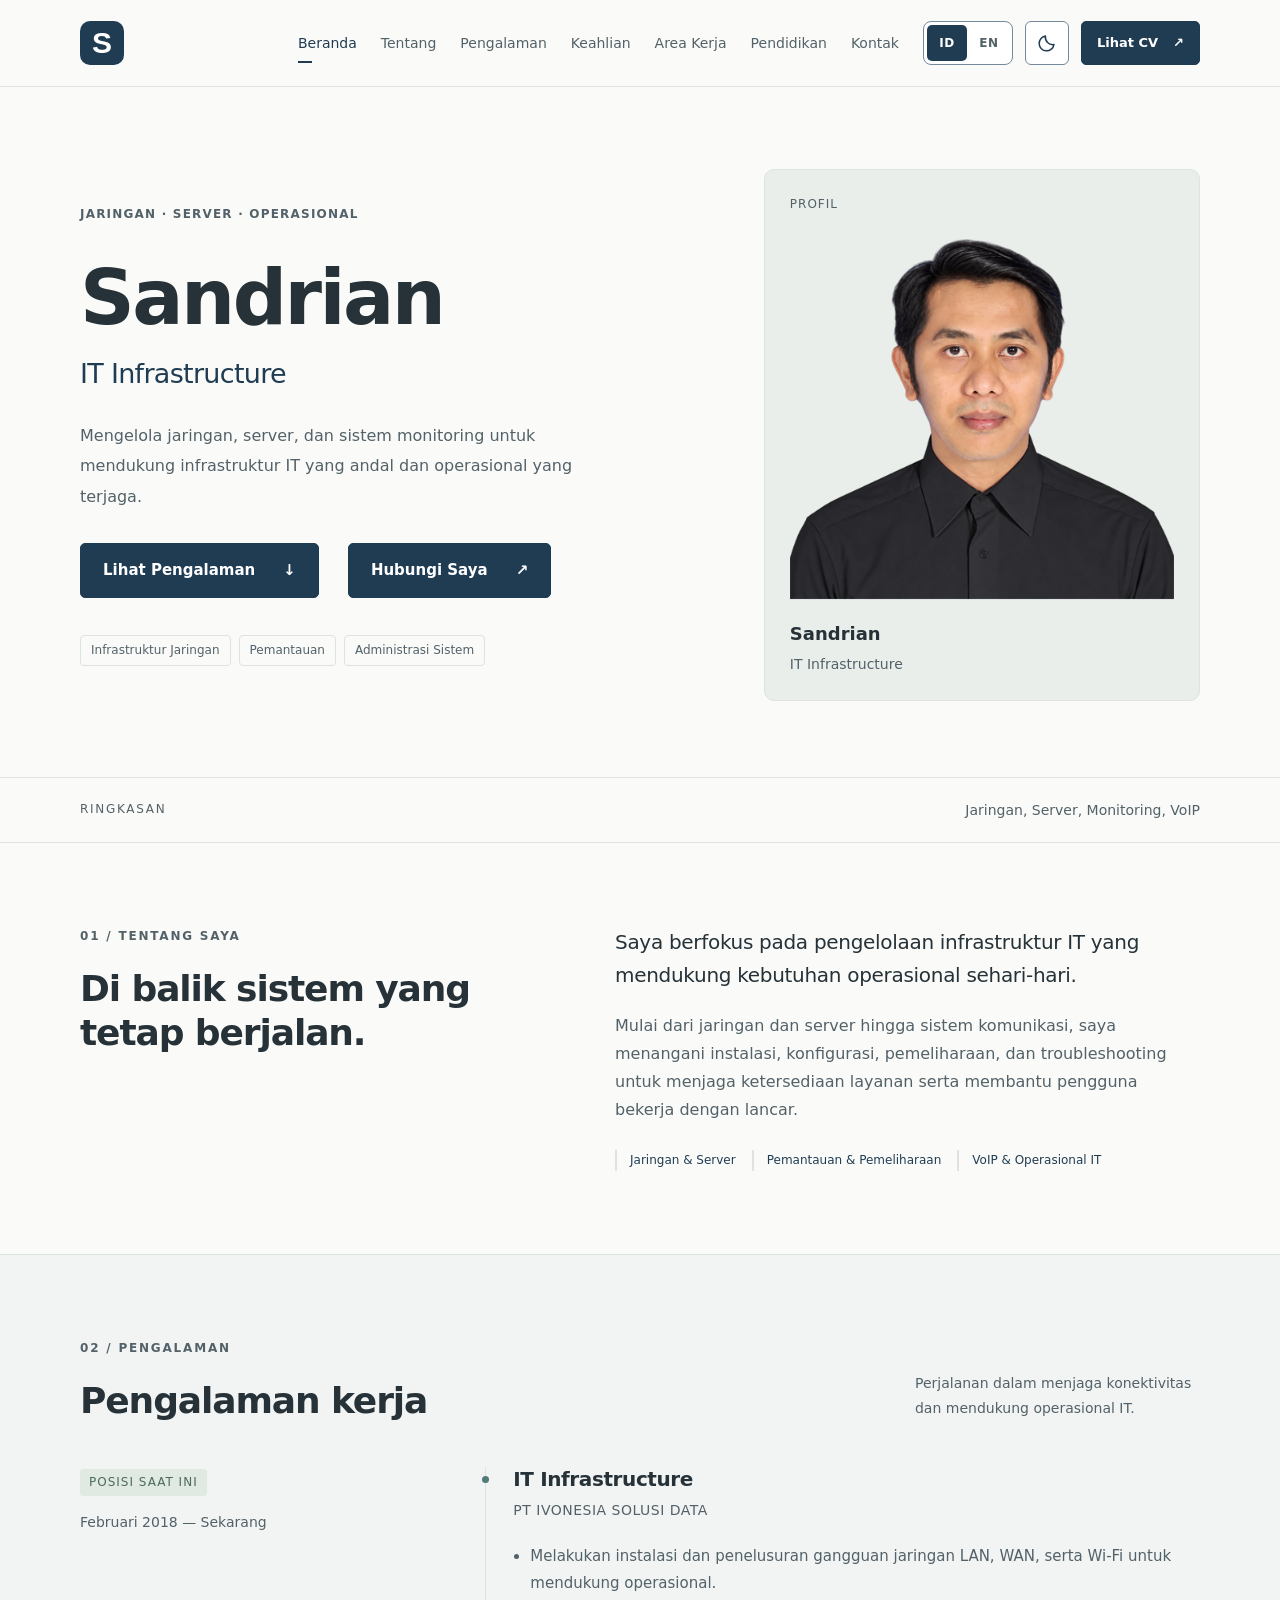
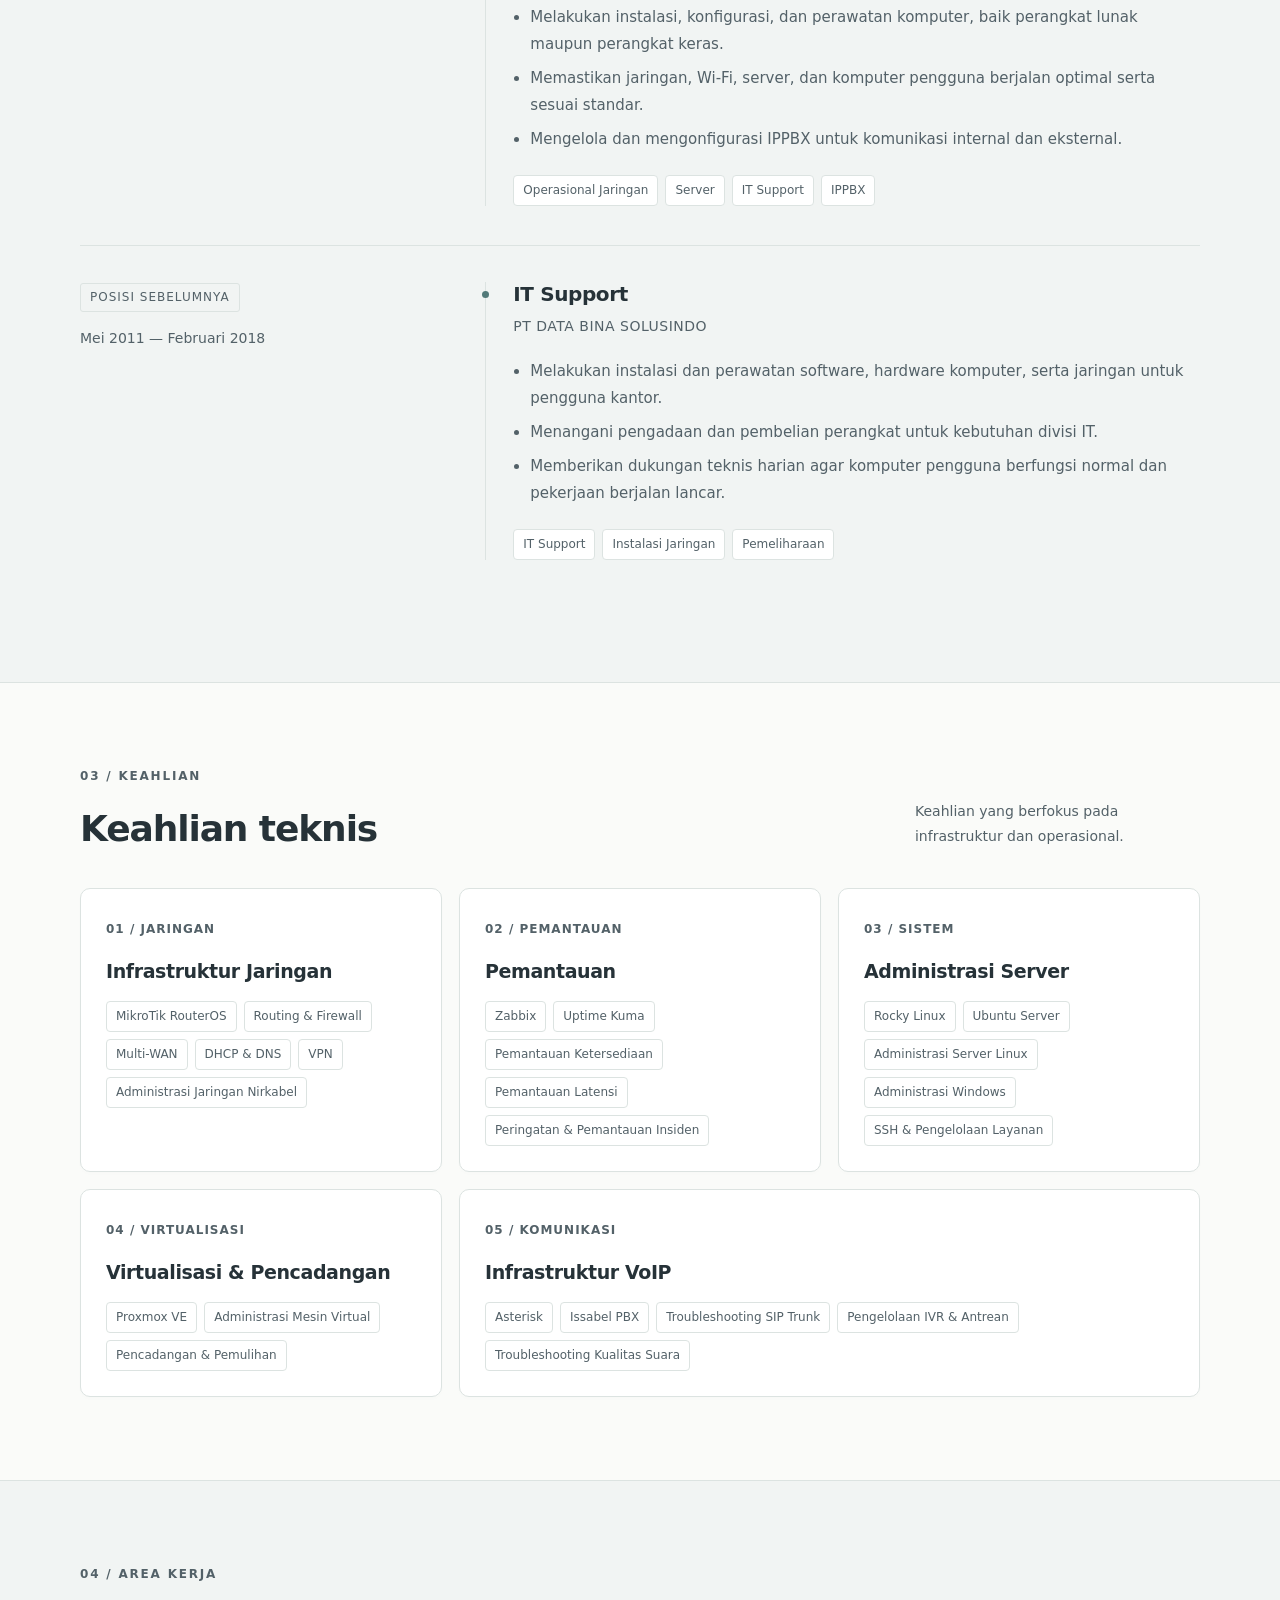
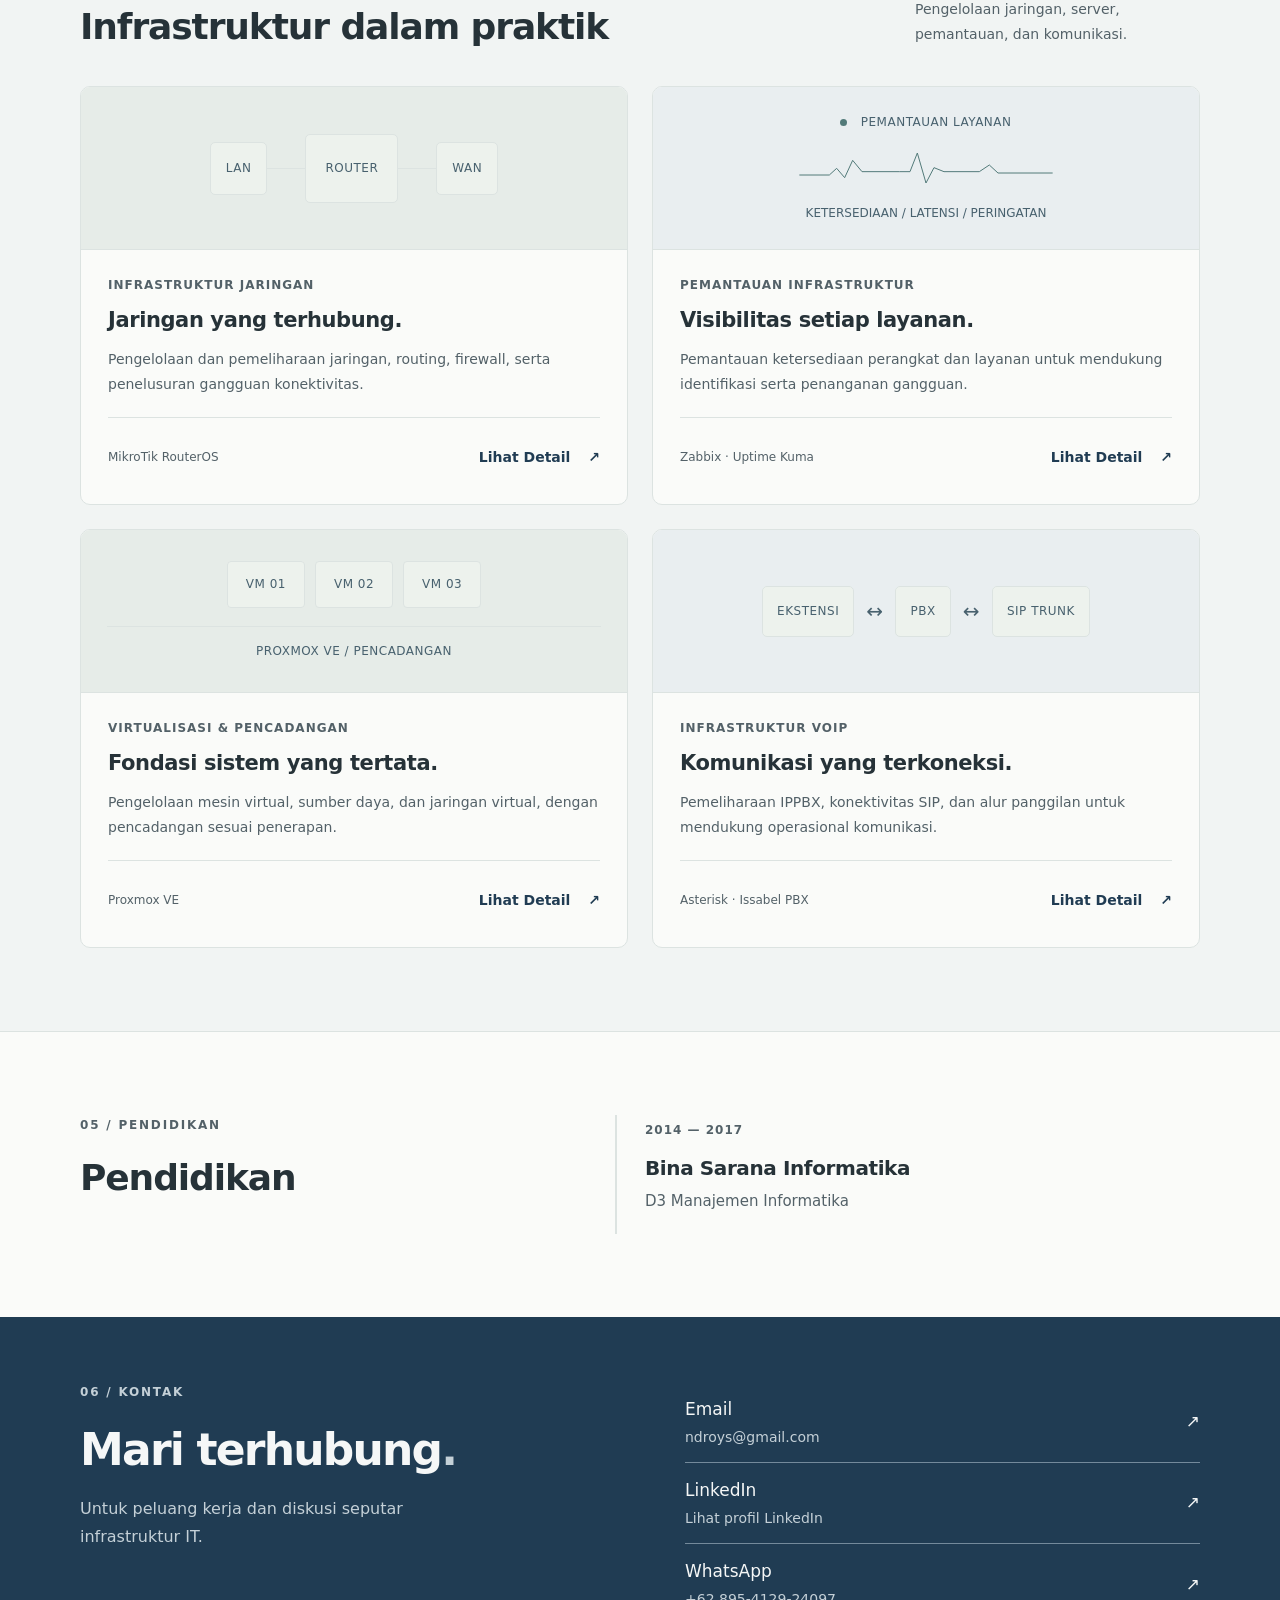
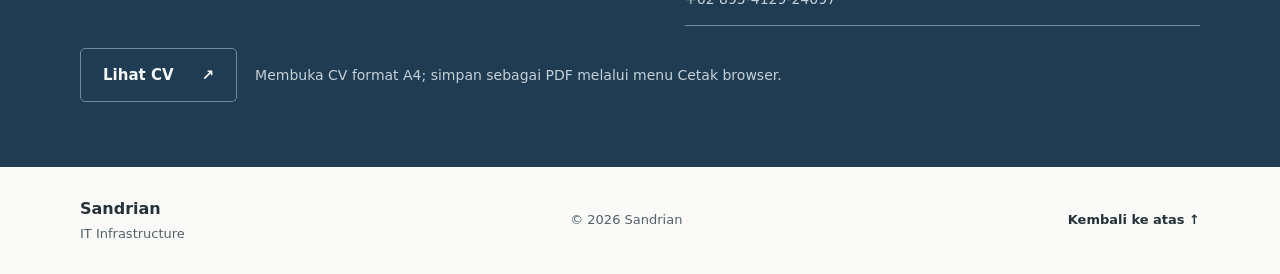
<file: index.html>
<!DOCTYPE html>
<html lang="id">
<head>
  <!-- Metadata utama: ubah deskripsi ini sesuai profil Anda. -->
  <meta charset="UTF-8">
  <meta name="viewport" content="width=device-width, initial-scale=1">
  <meta name="description" content="Resume Sandrian, IT Infrastructure. Jaringan, administrasi server, monitoring, virtualisasi, dan operasional VoIP.">
  <meta name="theme-color" content="#203c53">
  <meta property="og:title" content="Sandrian — IT Infrastructure">
  <meta property="og:description" content="Infrastruktur yang terkelola. Operasional yang terjaga. Kenali profil Sandrian.">
  <meta property="og:type" content="website">
  <meta property="og:image" content="assets/images/Sandrian.jpg">
  <title>Sandrian — IT Infrastructure</title>
  <link rel="icon" href="assets/images/favicon.svg" type="image/svg+xml">
  <!-- Inisialisasi tema sebelum stylesheet agar warna awal sesuai preferensi. -->
  <script src="assets/js/theme.js"></script>
  <link rel="stylesheet" href="assets/css/style.css">
  <link rel="stylesheet" href="assets/css/theme.css">
  <link rel="stylesheet" href="assets/css/language.css">
  <script src="assets/js/translations.js" defer></script>
  <script src="assets/js/i18n.js" defer></script>
  <script src="assets/js/main.js" defer></script>
</head>
<body>
  <a class="skip-link" href="#main">Lewati ke konten</a>
  <!-- NAVIGASI: tautan mengikuti ID setiap section. -->
  <header class="site-header">
    <div class="container nav-wrap">
      <a class="brand" href="#home" aria-label="Sandrian, halaman utama">S</a>
      <button class="menu-toggle" aria-controls="main-nav" aria-expanded="false" aria-label="Buka menu"><span></span><span></span></button>
      <nav id="main-nav" aria-label="Navigasi utama">
        <a class="active" href="#home" aria-current="location">Beranda</a><a href="#about">Tentang</a><a href="#experience">Pengalaman</a><a href="#skills">Keahlian</a><a href="#projects">Area Kerja</a><a href="#education">Pendidikan</a><a href="#contact">Kontak</a>
      </nav>
      <div class="language-switch" data-language-switch role="group" aria-label="Pilih bahasa" hidden><button type="button" class="language-option" data-language="id" lang="id" aria-label="Bahasa Indonesia" title="Bahasa Indonesia" aria-pressed="true">ID</button><button type="button" class="language-option" data-language="en" lang="en" aria-label="English" title="English" aria-pressed="false">EN</button></div>
      <button id="theme-toggle" class="theme-toggle" type="button" aria-label="Aktifkan mode gelap" title="Aktifkan mode gelap" aria-pressed="false" hidden>
        <svg class="theme-moon" viewBox="0 0 24 24" aria-hidden="true"><path d="M20.5 13.2A8.5 8.5 0 0 1 10.8 3.5 8.5 8.5 0 1 0 20.5 13.2Z"/></svg>
        <svg class="theme-sun" viewBox="0 0 24 24" aria-hidden="true"><circle cx="12" cy="12" r="4"/><path d="M12 2v2m0 16v2M2 12h2m16 0h2M5 5l1.5 1.5m11 11L19 19M5 19l1.5-1.5m11-11L19 5"/></svg>
      </button>
      <a class="button button-small cv-link" href="assets/cv/cv.html" aria-describedby="cv-status">Lihat CV <span aria-hidden="true">↗</span></a>
    </div>
  </header>
  <main id="main">
    <!-- HERO: ganti nama/deskripsi di sini. Foto: Sandrian-480.png (1x) dan Sandrian-800.png (2x); sumber asli Sandrian-transparent.png. -->
    <section id="home" class="hero container" aria-labelledby="hero-title">
      <div class="hero-copy">
        <p class="eyebrow">JARINGAN · SERVER · OPERASIONAL</p>
        <h1 id="hero-title">Sandrian</h1>
        <p class="hero-role">IT Infrastructure</p>
        <p class="hero-description">Mengelola jaringan, server, dan sistem monitoring untuk mendukung infrastruktur IT yang andal dan operasional yang terjaga.</p>
        <div class="hero-actions"><a class="button" href="#experience">Lihat Pengalaman <span aria-hidden="true">↓</span></a><a class="button" href="#contact">Hubungi Saya <span aria-hidden="true">↗</span></a></div>
        <div class="hero-tags"><span>Infrastruktur Jaringan</span><span>Pemantauan</span><span>Administrasi Sistem</span></div>
      </div>
      <div class="profile-panel">
        <div class="profile-topline"><span>PROFIL</span></div>
        <img class="profile-image" src="assets/images/Sandrian-480.png" srcset="assets/images/Sandrian-480.png 480w, assets/images/Sandrian-800.png 800w" sizes="(max-width: 960px) 350px, 400px" alt="Foto profil Sandrian" width="480" height="475" fetchpriority="high" decoding="async">
        <div class="profile-caption"><div><strong>Sandrian</strong><span>IT Infrastructure</span></div></div>
      </div>
    </section>
    <div class="focus-strip"><div class="container"><span>RINGKASAN</span><p>Jaringan, Server, Monitoring, VoIP</p></div></div>
    <!-- ABOUT: ringkasan profil tanpa klaim pencapaian yang belum tersedia. -->
    <section id="about" class="section container split-section" aria-labelledby="about-title">
      <div><p class="eyebrow">01 / TENTANG SAYA</p><h2 id="about-title">Di balik sistem yang tetap berjalan.</h2></div>
      <div class="about-copy"><p class="lead">Saya berfokus pada pengelolaan infrastruktur IT yang mendukung kebutuhan operasional sehari-hari.</p><p>Mulai dari jaringan dan server hingga sistem komunikasi, saya menangani instalasi, konfigurasi, pemeliharaan, dan troubleshooting untuk menjaga ketersediaan layanan serta membantu pengguna bekerja dengan lancar.</p><div class="inline-facts"><span>Jaringan &amp; Server</span><span>Pemantauan &amp; Pemeliharaan</span><span>VoIP &amp; Operasional IT</span></div></div>
    </section>
    <!-- PENGALAMAN: urutan terbaru lebih dahulu. Edit perusahaan, periode, dan tugas. -->
    <section id="experience" class="section section-tint" aria-labelledby="experience-title"><div class="container">
      <div class="section-heading"><div><p class="eyebrow">02 / PENGALAMAN</p><h2 id="experience-title">Pengalaman kerja</h2></div><p>Perjalanan dalam menjaga konektivitas dan mendukung operasional IT.</p></div>
      <div class="timeline">
        <article class="experience-item"><div class="experience-date"><span class="current-label">POSISI SAAT INI</span><p>Februari 2018 — Sekarang</p></div><div class="experience-body"><h3>IT Infrastructure</h3><p class="company">PT IVONESIA SOLUSI DATA</p><ul><li>Melakukan instalasi dan penelusuran gangguan jaringan LAN, WAN, serta Wi-Fi untuk mendukung operasional.</li><li>Melakukan instalasi, konfigurasi, dan perawatan komputer, baik perangkat lunak maupun perangkat keras.</li><li>Memastikan jaringan, Wi-Fi, server, dan komputer pengguna berjalan optimal serta sesuai standar.</li><li>Mengelola dan mengonfigurasi IPPBX untuk komunikasi internal dan eksternal.</li></ul><div class="tags"><span>Operasional Jaringan</span><span>Server</span><span>IT Support</span><span>IPPBX</span></div></div></article>
        <article class="experience-item"><div class="experience-date"><span class="current-label current-label-muted">POSISI SEBELUMNYA</span><p>Mei 2011 — Februari 2018</p></div><div class="experience-body"><h3>IT Support</h3><p class="company">PT DATA BINA SOLUSINDO</p><ul><li>Melakukan instalasi dan perawatan software, hardware komputer, serta jaringan untuk pengguna kantor.</li><li>Menangani pengadaan dan pembelian perangkat untuk kebutuhan divisi IT.</li><li>Memberikan dukungan teknis harian agar komputer pengguna berfungsi normal dan pekerjaan berjalan lancar.</li></ul><div class="tags"><span>IT Support</span><span>Instalasi Jaringan</span><span>Pemeliharaan</span></div></div></article>
      </div>
    </div></section>
    <!-- SKILLS: tambah atau hapus chip sesuai keahlian yang ingin ditampilkan. -->
    <section id="skills" class="section container" aria-labelledby="skills-title"><div class="section-heading"><div><p class="eyebrow">03 / KEAHLIAN</p><h2 id="skills-title">Keahlian teknis</h2></div><p>Keahlian yang berfokus pada infrastruktur dan operasional.</p></div><div class="skills-grid">
      <article class="skill-card"><span class="card-number">01 / JARINGAN</span><h3>Infrastruktur Jaringan</h3><div class="tags"><span>MikroTik RouterOS</span><span>Routing & Firewall</span><span>Multi-WAN</span><span>DHCP & DNS</span><span>VPN</span><span>Administrasi Jaringan Nirkabel</span></div></article>
      <article class="skill-card"><span class="card-number">02 / PEMANTAUAN</span><h3>Pemantauan</h3><div class="tags"><span>Zabbix</span><span>Uptime Kuma</span><span>Pemantauan Ketersediaan</span><span>Pemantauan Latensi</span><span>Peringatan &amp; Pemantauan Insiden</span></div></article>
      <article class="skill-card"><span class="card-number">03 / SISTEM</span><h3>Administrasi Server</h3><div class="tags"><span>Rocky Linux</span><span>Ubuntu Server</span><span>Administrasi Server Linux</span><span>Administrasi Windows</span><span>SSH &amp; Pengelolaan Layanan</span></div></article>
      <article class="skill-card"><span class="card-number">04 / VIRTUALISASI</span><h3>Virtualisasi &amp; Pencadangan</h3><div class="tags"><span>Proxmox VE</span><span>Administrasi Mesin Virtual</span><span>Pencadangan &amp; Pemulihan</span></div></article>
      <article class="skill-card skill-wide"><span class="card-number">05 / KOMUNIKASI</span><h3>Infrastruktur VoIP</h3><div class="tags"><span>Asterisk</span><span>Issabel PBX</span><span>Troubleshooting SIP Trunk</span><span>Pengelolaan IVR &amp; Antrean</span><span>Troubleshooting Kualitas Suara</span></div></article>
    </div></section>
    <!-- PROYEK: ringkasan lingkup pekerjaan. Detail dan bagian teknis berada di main.js. -->
    <section id="projects" class="section section-tint" aria-labelledby="projects-title"><div class="container"><div class="section-heading"><div><p class="eyebrow">04 / AREA KERJA</p><h2 id="projects-title">Infrastruktur dalam praktik</h2></div><p class="project-disclaimer">Pengelolaan jaringan, server, pemantauan, dan komunikasi.</p></div><div class="projects-grid">
      <article class="project-card"><div class="project-visual network-art" aria-hidden="true"><span>LAN</span><i></i><b>ROUTER</b><i></i><span>WAN</span></div><div class="project-content"><p class="eyebrow">INFRASTRUKTUR JARINGAN</p><h3>Jaringan yang terhubung.</h3><p>Pengelolaan dan pemeliharaan jaringan, routing, firewall, serta penelusuran gangguan konektivitas.</p><div class="project-bottom"><span>MikroTik RouterOS</span><button class="detail-button" data-project="network">Lihat Detail <span aria-hidden="true">↗</span></button></div></div></article>
      <article class="project-card"><div class="project-visual monitoring-art" aria-hidden="true"><div><span class="status-dot"></span> PEMANTAUAN LAYANAN</div><svg viewBox="0 0 380 75"><path d="M0 48 H45 L56 38 L68 52 L80 26 L94 43 H150 L166 43 L177 15 L190 60 L202 37 L217 43 H270 L285 33 L298 45 H380"/></svg><span>KETERSEDIAAN / LATENSI / PERINGATAN</span></div><div class="project-content"><p class="eyebrow">PEMANTAUAN INFRASTRUKTUR</p><h3>Visibilitas setiap layanan.</h3><p>Pemantauan ketersediaan perangkat dan layanan untuk mendukung identifikasi serta penanganan gangguan.</p><div class="project-bottom"><span>Zabbix · Uptime Kuma</span><button class="detail-button" data-project="monitoring">Lihat Detail <span aria-hidden="true">↗</span></button></div></div></article>
      <article class="project-card"><div class="project-visual virtualization-art" aria-hidden="true"><span>VM 01</span><span>VM 02</span><span>VM 03</span><b>PROXMOX VE / PENCADANGAN</b></div><div class="project-content"><p class="eyebrow">VIRTUALISASI &amp; PENCADANGAN</p><h3>Fondasi sistem yang tertata.</h3><p>Pengelolaan mesin virtual, sumber daya, dan jaringan virtual, dengan pencadangan sesuai penerapan.</p><div class="project-bottom"><span>Proxmox VE</span><button class="detail-button" data-project="virtualization">Lihat Detail <span aria-hidden="true">↗</span></button></div></div></article>
      <article class="project-card"><div class="project-visual voice-art" aria-hidden="true"><span>EKSTENSI</span><i>↔</i><b>PBX</b><i>↔</i><span>SIP TRUNK</span></div><div class="project-content"><p class="eyebrow">INFRASTRUKTUR VOIP</p><h3>Komunikasi yang terkoneksi.</h3><p>Pemeliharaan IPPBX, konektivitas SIP, dan alur panggilan untuk mendukung operasional komunikasi.</p><div class="project-bottom"><span>Asterisk · Issabel PBX</span><button class="detail-button" data-project="voip">Lihat Detail <span aria-hidden="true">↗</span></button></div></div></article>
    </div></div></section>
    <!-- PENDIDIKAN: sertifikasi belum dicantumkan karena belum ada data. -->
    <section id="education" class="section container split-section" aria-labelledby="education-title"><div><p class="eyebrow">05 / PENDIDIKAN</p><h2 id="education-title">Pendidikan</h2></div><div class="education-card"><span class="card-number">2014 — 2017</span><h3>Bina Sarana Informatika</h3><p>D3 Manajemen Informatika</p><!-- <div class="education-note">Pelatihan & sertifikasi <span>Belum ditambahkan</span></div> -->
</div>
</section>
    <!-- KONTAK: isi URL melalui CONFIG di main.js. Tidak ada formulir palsu. -->
    <section id="contact" class="contact-section" aria-labelledby="contact-title"><div class="container"><div class="contact-intro"><p class="eyebrow">06 / KONTAK</p><h2 id="contact-title">Mari terhubung<span>.</span></h2><p>Untuk peluang kerja dan diskusi seputar infrastruktur IT.</p></div><div class="contact-links"><a data-contact="email" href="mailto:ndroys@gmail.com"><span>Email<small>ndroys@gmail.com</small></span><span aria-hidden="true">↗</span></a><a data-contact="linkedin" href="https://www.linkedin.com/in/sandrian/" target="_blank" rel="noopener noreferrer"><span>LinkedIn<small>Lihat profil LinkedIn</small></span><span aria-hidden="true">↗</span></a><a data-contact="whatsapp" href="https://wa.me/62895412924097" target="_blank" rel="noopener noreferrer"><span>WhatsApp<small>+62 895-4129-24097</small></span><span aria-hidden="true">↗</span></a></div><div class="cv-row"><a class="button button-light cv-link" href="assets/cv/cv.html" aria-describedby="cv-status">Lihat CV <span aria-hidden="true">↗</span></a><p id="cv-status" role="status">Membuka CV format A4; simpan sebagai PDF melalui menu Cetak browser.</p></div></div></section>
  </main>
  <footer class="container"><a class="footer-name" href="#home">Sandrian<span>IT Infrastructure</span></a><p>© <span id="year">2026</span> Sandrian</p><a class="text-link" href="#home">Kembali ke atas ↑</a></footer>
  <!-- Dialog detail dapat ditutup melalui tombol, Escape, atau area luar. -->
  <dialog id="project-dialog" aria-labelledby="dialog-title"><div class="dialog-bar"><p class="eyebrow">DETAIL AREA KERJA</p><button class="dialog-close" aria-label="Tutup detail">×</button></div><h2 id="dialog-title"></h2><p id="dialog-description" class="dialog-lead"></p><div id="dialog-sections"></div><h3>Teknologi</h3><p id="dialog-technology" class="dialog-tech"></p></dialog>
  <p id="language-status" class="sr-only" role="status" aria-live="polite"></p>
</body>
</html>
</file>
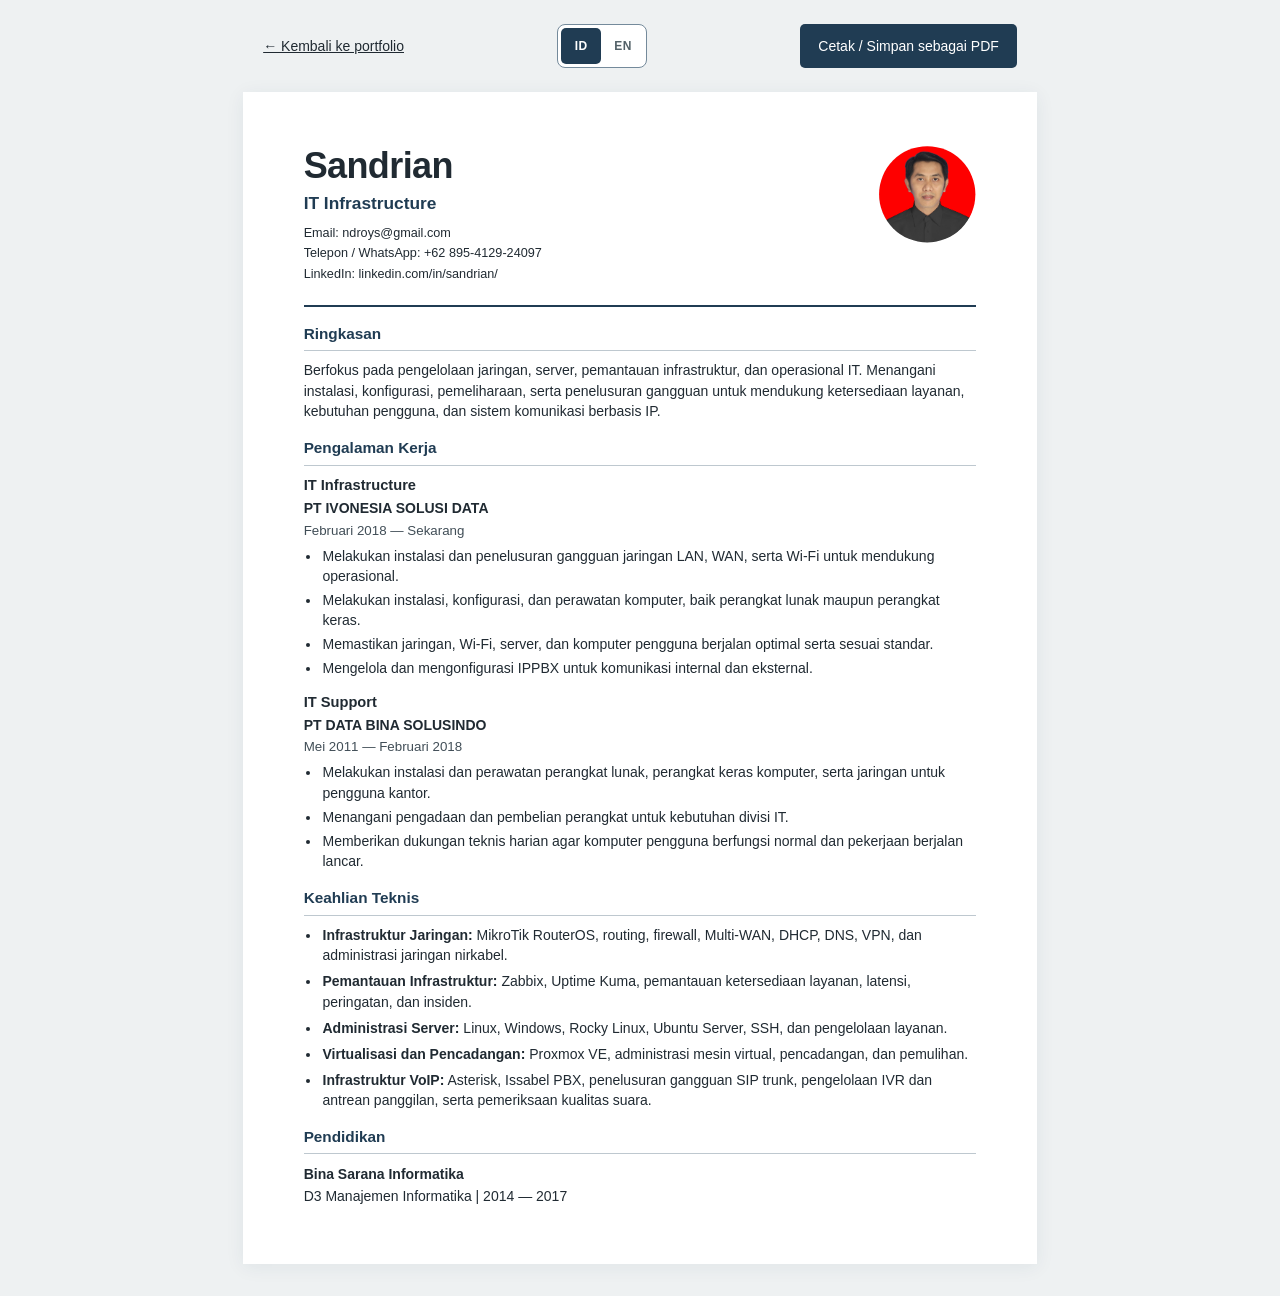
<file: assets/cv/cv.html>
<!DOCTYPE html>
<html lang="id">
<head>
  <meta charset="UTF-8">
  <meta name="viewport" content="width=device-width, initial-scale=1">
  <meta name="description" content="CV Sandrian — IT Infrastructure dalam Bahasa Indonesia.">
  <!-- Judul menjadi saran nama berkas saat memilih Simpan sebagai PDF. -->
  <title>CV_Sandrian_ID</title>
  <link rel="icon" href="../images/favicon.svg" type="image/svg+xml">
  <link rel="stylesheet" href="cv.css">
  <link rel="stylesheet" href="../css/language.css">
  <script src="../js/translations.js" defer></script>
  <script src="../js/i18n.js" defer></script>
  <script src="cv.js" defer></script>
</head>
<body data-page="cv">
  <!-- Kontrol layar disembunyikan saat dicetak. Ctrl+P tetap dapat digunakan tanpa JS. -->
  <aside class="print-toolbar" aria-label="Pengaturan cetak CV">
    <div class="toolbar-actions">
      <a data-portfolio-link href="../../index.html?lang=id">← Kembali ke portfolio</a>
      <div class="language-switch" data-language-switch role="group" aria-label="Pilih bahasa" hidden><button type="button" class="language-option" data-language="id" lang="id" aria-label="Bahasa Indonesia" title="Bahasa Indonesia" aria-pressed="true">ID</button><button type="button" class="language-option" data-language="en" lang="en" aria-label="English" title="English" aria-pressed="false">EN</button></div>
      <button id="print-cv" type="button">Cetak / Simpan sebagai PDF</button>
    </div>
    <noscript><p>JavaScript tidak aktif. Tekan Ctrl+P untuk mencetak atau menyimpan CV sebagai PDF.</p></noscript>
  </aside>

  <!-- CV satu kolom: seluruh informasi berupa teks yang dapat dipilih dan disalin. -->
  <main class="cv-document">
    <header class="cv-header">
      <div>
        <!-- Nama yang tersedia di proyek; jangan menambahkan nama belakang tanpa konfirmasi. -->
        <h1>Sandrian</h1>
        <p class="role">IT Infrastructure</p>
        <address>
          <p>Email: <a href="mailto:ndroys@gmail.com">ndroys@gmail.com</a></p>
          <p>Telepon / WhatsApp: <a href="https://wa.me/62895412924097">+62 895-4129-24097</a></p>
          <p>LinkedIn: <a href="https://www.linkedin.com/in/sandrian/">linkedin.com/in/sandrian/</a></p>
        </address>
      </div>
      <!-- Foto asli dipakai tanpa regenerasi wajah. Teks CV tetap berdiri sendiri. -->
      <img src="../images/Sandrian.jpg" alt="Foto Sandrian" width="2176" height="2153" class="cv-photo">
    </header>

    <section aria-labelledby="summary-title">
      <h2 id="summary-title">Ringkasan</h2>
      <p>Berfokus pada pengelolaan jaringan, server, pemantauan infrastruktur, dan operasional IT. Menangani instalasi, konfigurasi, pemeliharaan, serta penelusuran gangguan untuk mendukung ketersediaan layanan, kebutuhan pengguna, dan sistem komunikasi berbasis IP.</p>
    </section>

    <!-- Pengalaman ditulis sesuai data portfolio, terbaru terlebih dahulu. -->
    <section aria-labelledby="experience-title">
      <h2 id="experience-title">Pengalaman Kerja</h2>
      <article class="job">
        <h3>IT Infrastructure</h3>
        <p class="organization">PT IVONESIA SOLUSI DATA</p>
        <p class="period">Februari 2018 — Sekarang</p>
        <ul>
          <li>Melakukan instalasi dan penelusuran gangguan jaringan LAN, WAN, serta Wi-Fi untuk mendukung operasional.</li>
          <li>Melakukan instalasi, konfigurasi, dan perawatan komputer, baik perangkat lunak maupun perangkat keras.</li>
          <li>Memastikan jaringan, Wi-Fi, server, dan komputer pengguna berjalan optimal serta sesuai standar.</li>
          <li>Mengelola dan mengonfigurasi IPPBX untuk komunikasi internal dan eksternal.</li>
        </ul>
      </article>
      <article class="job">
        <h3>IT Support</h3>
        <p class="organization">PT DATA BINA SOLUSINDO</p>
        <p class="period">Mei 2011 — Februari 2018</p>
        <ul>
          <li>Melakukan instalasi dan perawatan perangkat lunak, perangkat keras komputer, serta jaringan untuk pengguna kantor.</li>
          <li>Menangani pengadaan dan pembelian perangkat untuk kebutuhan divisi IT.</li>
          <li>Memberikan dukungan teknis harian agar komputer pengguna berfungsi normal dan pekerjaan berjalan lancar.</li>
        </ul>
      </article>
    </section>

    <!-- Keahlian berasal dari data portfolio, tanpa persentase atau klaim sertifikasi. -->
    <section aria-labelledby="skills-title">
      <h2 id="skills-title">Keahlian Teknis</h2>
      <ul class="skill-list">
        <li><strong>Infrastruktur Jaringan:</strong> MikroTik RouterOS, routing, firewall, Multi-WAN, DHCP, DNS, VPN, dan administrasi jaringan nirkabel.</li>
        <li><strong>Pemantauan Infrastruktur:</strong> Zabbix, Uptime Kuma, pemantauan ketersediaan layanan, latensi, peringatan, dan insiden.</li>
        <li><strong>Administrasi Server:</strong> Linux, Windows, Rocky Linux, Ubuntu Server, SSH, dan pengelolaan layanan.</li>
        <li><strong>Virtualisasi dan Pencadangan:</strong> Proxmox VE, administrasi mesin virtual, pencadangan, dan pemulihan.</li>
        <li><strong>Infrastruktur VoIP:</strong> Asterisk, Issabel PBX, penelusuran gangguan SIP trunk, pengelolaan IVR dan antrean panggilan, serta pemeriksaan kualitas suara.</li>
      </ul>
    </section>

    <section aria-labelledby="education-title">
      <h2 id="education-title">Pendidikan</h2>
      <p class="organization">Bina Sarana Informatika</p>
      <p>D3 Manajemen Informatika | 2014 — 2017</p>
    </section>
    <!-- Sertifikasi dan pencapaian tidak dicantumkan karena belum tersedia. -->
  </main>
  <p id="language-status" class="sr-only" role="status" aria-live="polite"></p>
</body>
</html>
</file>
<file: assets/css/style.css>
/* 01. TOKENS — ubah warna, font, dan lebar global di sini. */
:root{--paper:#fafbf9;--tint:#f1f4f3;--ink:#263238;--muted:#536168;--navy:#203c53;--line:#dce3e1;--accent:#527a79;--radius:10px;--width:1120px}
/* 02. RESET & AKSESIBILITAS */
*{box-sizing:border-box}html{scroll-behavior:smooth;scroll-padding-top:100px}body{margin:0;background:var(--paper);color:var(--ink);font-family:system-ui,-apple-system,"Segoe UI",Roboto,"Helvetica Neue",Arial,sans-serif;font-size:16px;line-height:1.75}button,a{-webkit-tap-highlight-color:transparent}a{color:inherit;text-decoration:none}button{font:inherit;cursor:pointer}button:disabled{cursor:default}img{max-width:100%;display:block}h1,h2,h3,p{margin-top:0}h1,h2,h3{line-height:1.22}h2{font-size:clamp(27px,3vw,36px);font-weight:600;letter-spacing:-1.1px;margin-bottom:20px}h3{font-size:20px;font-weight:600;letter-spacing:-.4px}p{margin-bottom:20px}a:focus-visible,button:focus-visible{outline:3px solid #81a9bd;outline-offset:5px}.container{width:min(var(--width),calc(100% - 80px));margin-inline:auto}.skip-link{position:fixed;top:-100px;left:16px;background:var(--navy);color:white;padding:12px;z-index:100}.skip-link:focus{top:10px}.eyebrow,.card-number{font-size:12px;font-weight:600;letter-spacing:1.8px;color:var(--muted)}.eyebrow{margin-bottom:20px}.button{display:inline-flex;align-items:center;justify-content:center;gap:28px;background:var(--navy);color:#fff;padding:13px 22px;border:1px solid var(--navy);border-radius:5px;font-size:15px;font-weight:600;transition:background .2s,transform .2s}.button:hover{background:#34566d;transform:translateY(-2px)}.button-small{font-size:13px;padding:9px 15px;gap:15px}.text-link{font-size:15px;font-weight:600}.text-link span{margin-left:15px}.status-dot{display:inline-block;width:7px;height:7px;background:#638c7e;border-radius:50%;margin-right:9px}
/* 03. HEADER & NAVIGASI */
.site-header{position:sticky;top:0;z-index:20;background:rgba(250,251,249,.97);border-bottom:1px solid var(--line)}.nav-wrap{height:86px;display:flex;align-items:center;gap:34px}/* Logo navbar mengikuti warna dan sudut membulat favicon. */
.brand{display:inline-flex;align-items:center;justify-content:center;width:44px;height:44px;flex-shrink:0;background:var(--navy);color:var(--paper);border-radius:10px;font-family:Arial,sans-serif;font-size:30px;font-weight:700;letter-spacing:0;line-height:1}nav{margin-left:auto;display:flex;gap:25px;align-items:center}nav a{font-size:14px;color:var(--muted);position:relative;padding:12px 0}nav a:hover,nav a.active{color:var(--navy)}nav a.active:after{content:"";position:absolute;bottom:4px;left:0;width:14px;height:2px;background:var(--navy)}.menu-toggle{display:none}
/* 04. HERO & FOTO PROFIL */
.hero{display:grid;grid-template-columns:1.35fr 1fr;gap:95px;align-items:center;padding-block:82px 76px}.hero-copy .eyebrow{font-size:12px;letter-spacing:1.8px;margin-bottom:27px}h1{font-size:clamp(52px,6.5vw,76px);font-weight:600;letter-spacing:-2.5px;margin-bottom:5px}.hero-role{font-size:27px;letter-spacing:-.7px;color:var(--navy);margin-bottom:24px}.hero-description{max-width:460px;color:var(--muted);font-size:16px;line-height:1.9}.hero-actions{display:flex;align-items:center;gap:29px;margin-top:31px}.hero-tags{display:flex;gap:8px;flex-wrap:wrap;margin-top:37px}.hero-tags span{font-size:12px;border:1px solid var(--line);padding:4px 10px;border-radius:4px;color:var(--muted)}.profile-panel{background:#e9eeeb;border:1px solid #dde4df;padding:24px 25px 14px;border-radius:var(--radius);position:relative}.profile-topline{display:flex;justify-content:space-between;gap:12px;font-size:12px;letter-spacing:1px;color:#4e6258}.profile-image{width:100%;height:auto;margin-top:4px}.profile-caption{display:flex;align-items:center;justify-content:space-between;border-top:1px solid #cdd8d1;padding-top:18px}.profile-caption strong{display:block;font-size:16px;font-weight:600}.profile-caption span{font-size:12px;color:var(--muted)}.focus-strip{border-block:1px solid var(--line)}.focus-strip .container{display:flex;align-items:center;justify-content:space-between;padding-block:20px}.focus-strip span{font-size:12px;letter-spacing:1.7px;color:var(--muted)}.focus-strip p{margin:0;font-size:14px;color:#50615f}.focus-strip i{font-style:normal;margin:0 23px;color:#9ba9a4}
/* 05. SECTIONS & TIMELINE */
.section{padding-block:83px}.section-tint{background:var(--tint);border-block:1px solid var(--line)}.split-section{display:grid;grid-template-columns:1fr 1.3fr;gap:85px}.about-copy p{color:var(--muted)}.about-copy .lead{font-size:20px;line-height:1.65;color:var(--ink);letter-spacing:-.3px}.inline-facts{display:flex;gap:16px;flex-wrap:wrap;margin-top:26px;font-size:12px;color:var(--navy)}.inline-facts span{padding-left:13px;border-left:2px solid #91a8a0}.section-heading{display:flex;justify-content:space-between;align-items:flex-end;margin-bottom:37px;gap:30px}.section-heading h2{margin-bottom:0}.section-heading>p{font-size:14px;color:var(--muted);margin-bottom:3px}.timeline{margin-top:44px}.experience-item{display:grid;grid-template-columns:1fr 2fr;gap:48px;padding:0 0 39px}.experience-item+.experience-item{padding-top:36px;border-top:1px solid var(--line)}.experience-date p{font-size:14px;margin:14px 0;color:var(--muted)}.current-label{display:inline-block;font-size:12px;letter-spacing:1px;background:#e1e9e3;color:#4b6b5b;padding:3px 9px;border-radius:3px}.experience-body{position:relative;padding-left:27px;border-left:1px solid #cbd7d1}.experience-body:before{position:absolute;content:"";width:7px;height:7px;border-radius:50%;background:var(--accent);left:-4px;top:9px}.experience-body h3{margin-bottom:7px}.company{font-size:12px;letter-spacing:1px;color:var(--muted)}.experience-body ul{padding-left:17px;color:var(--muted);font-size:15px;margin:18px 0 22px}.experience-body li{margin-bottom:7px}.tags{display:flex;gap:7px;flex-wrap:wrap}.tags span{font-size:12px;line-height:1.6;padding:5px 9px;border:1px solid var(--line);border-radius:4px;color:#455c60;background:rgba(255,255,255,.4)}
/* 06. KARTU SKILL & PROYEK */
.skills-grid{display:grid;grid-template-columns:repeat(3,1fr);gap:17px}.skill-card{border:1px solid var(--line);border-radius:var(--radius);padding:25px;background:#fff;box-shadow:0 2px 5px #203c5303}.card-number{font-size:12px;letter-spacing:1.2px}.skill-card h3{font-size:17px;margin:19px 0}.skill-wide{grid-column:span 2}.projects-grid{display:grid;grid-template-columns:repeat(2,1fr);gap:24px}.project-card{border:1px solid var(--line);border-radius:var(--radius);overflow:hidden;background:var(--paper)}.project-visual{height:163px;display:flex;align-items:center;justify-content:center;background:#e6ece8;color:#486354;font-size:12px;letter-spacing:1px;padding:26px;border-bottom:1px solid var(--line)}.network-art span,.network-art b,.voice-art span,.voice-art b{border:1px solid #aebfb3;padding:15px;font-weight:500;border-radius:5px;background:#edf2ed}.network-art i{height:1px;width:38px;background:#aebfb3}.network-art b{padding:23px 19px}.monitoring-art{flex-direction:column;gap:10px;background:#e9eef0;color:#48616e}.monitoring-art svg{width:100%;max-width:340px;height:50px;overflow:visible}.monitoring-art path{fill:none;stroke:#789b9b;stroke-width:1.5}.monitoring-art>span{font-size:12px}.virtualization-art{flex-wrap:wrap;gap:10px;background:#eaecea}.virtualization-art span{padding:16px 23px;border:1px solid #b7c3b9;border-radius:4px;background:#f2f4ef}.virtualization-art b{width:100%;text-align:center;border-top:1px solid #bac7be;padding-top:14px;font-size:12px;font-weight:500}.voice-art{background:#e9edf0;color:#4b6072}.voice-art span,.voice-art b{border-color:#b3c0c8;background:#f0f3f4;padding:14px}.voice-art i{font-size:20px;margin:0 12px;font-style:normal}.project-content{padding:25px 27px}.project-content .eyebrow{font-size:12px;margin-bottom:12px}.project-content h3{font-size:21px;margin-bottom:13px}.project-content>p:not(.eyebrow){font-size:14px;color:var(--muted)}.project-bottom{display:flex;justify-content:space-between;align-items:center;gap:12px;padding-top:17px;border-top:1px solid var(--line)}.project-bottom>span{font-size:12px;color:var(--muted)}.detail-button{border:0;background:none;padding:5px 0;font-size:12px;color:var(--navy);font-weight:600}.detail-button span{margin-left:13px}.detail-button:hover{text-decoration:underline}.education-card{border-left:2px solid #90a69c;padding-left:28px}.education-card h3{margin:13px 0 7px}.education-card>p{color:var(--muted);font-size:15px}.education-note{border-top:1px solid var(--line);padding-top:17px;margin-top:24px;font-size:12px;display:flex;justify-content:space-between;gap:15px}.education-note span{color:var(--muted)}
/* 07. KONTAK, FOOTER, DAN DIALOG */
.contact-section{background:var(--navy);color:#f5f7f7;padding:65px 0}.contact-section>.container{display:grid;grid-template-columns:1fr 1fr;column-gap:90px}.contact-intro .eyebrow{color:#adc0c8}.contact-intro h2{font-size:44px;letter-spacing:-1.8px;margin-bottom:18px}.contact-intro h2 span{color:#a4bdae}.contact-intro>p:last-child{font-size:15px;color:#c4d0d7}.contact-links a{display:flex;justify-content:space-between;align-items:center;padding:13px 0;border-bottom:1px solid #496072;font-size:15px}.contact-links small{display:block;color:#b1c3ce;font-size:12px}.contact-links a[aria-disabled="true"]{cursor:default}.cv-row{grid-column:1/-1;display:flex;align-items:center;gap:18px;margin-top:22px}.button-light{border-color:#748a9b;background:transparent}.cv-row p{font-size:12px;color:#c0d0db;margin:0}.cv-link[aria-disabled="true"]{opacity:1;cursor:default;border-style:dashed}.cv-link[aria-disabled="true"]:hover{transform:none}footer{padding-block:28px;display:flex;justify-content:space-between;align-items:center;gap:20px}footer p{margin:0;color:var(--muted);font-size:12px}.footer-name{font-size:15px;font-weight:600}.footer-name span{display:block;font-size:12px;color:var(--muted);font-weight:400}footer .text-link{font-size:12px}dialog{max-width:560px;width:calc(100% - 36px);border:1px solid var(--line);border-radius:12px;padding:40px;background:var(--paper);color:var(--ink);box-shadow:0 24px 100px #10233233}dialog::backdrop{background:#152d40aa}dialog h2{font-size:28px}dialog p{font-size:15px;color:var(--muted)}.dialog-close{position:absolute;top:10px;right:15px;background:none;border:0;font-size:27px;color:var(--muted)}
/* 08. RESPONSIVE — tablet dan smartphone. */
@media(min-width:1600px){.hero{padding-block:105px}}
@media(max-width:1050px){.container{width:calc(100% - 48px)}.nav-wrap{gap:22px}nav{gap:16px}nav a{font-size:14px}.hero{gap:45px}.hero-tags span{font-size:12px}.split-section{gap:45px}.skills-grid{grid-template-columns:repeat(2,1fr)}.skill-wide{grid-column:span 2}}
@media(max-width:960px){html{scroll-padding-top:88px}.nav-wrap{height:73px;gap:17px}.brand{margin-right:auto}.menu-toggle{display:flex;flex-direction:column;justify-content:center;gap:6px;width:35px;height:36px;border:0;background:none;order:3}.menu-toggle span{display:block;width:23px;height:1.5px;background:var(--navy);transition:transform .2s}.menu-toggle[aria-expanded="true"] span:first-child{transform:translateY(3.75px) rotate(45deg)}.menu-toggle[aria-expanded="true"] span:last-child{transform:translateY(-3.75px) rotate(-45deg)}nav{display:none;position:absolute;top:73px;left:0;right:0;padding:20px 24px;background:var(--paper);border-bottom:1px solid var(--line);box-shadow:0 10px 20px #203c5308}nav.is-open{display:flex;align-items:stretch;flex-direction:column;gap:2px}nav a{font-size:16px;padding:10px 0}nav a.active:after{bottom:5px}.button-small{font-size:13px;padding:8px 10px}.hero{grid-template-columns:1fr;gap:40px;padding-block:53px 45px}h1{font-size:clamp(52px,10vw,64px)}.hero-role{font-size:25px}.hero-description{max-width:100%}.hero-tags{margin-top:28px}.hero-tags span{font-size:12px}.profile-panel{width:min(100%,390px);justify-self:center}.profile-image{max-height:280px;object-fit:contain}.focus-strip .container{align-items:flex-start;gap:12px;flex-direction:column}.focus-strip p{font-size:12px}.focus-strip i{margin:0 9px}.section{padding-block:55px}.split-section{grid-template-columns:1fr;gap:20px}.section-heading{align-items:flex-start;flex-direction:column;gap:15px}.section-heading>p br{display:none}.experience-item{grid-template-columns:1fr;gap:14px}.experience-item+.experience-item{padding-top:27px}.experience-date p{margin:7px 0}.experience-body{margin-left:4px;padding-left:22px}.skills-grid{gap:12px}.skill-card{padding:20px}.skill-card h3{font-size:16px}.tags span{font-size:12px}.projects-grid{grid-template-columns:1fr;gap:20px}.project-visual{height:155px}.education-note{font-size:12px}.contact-section{padding:48px 0}.contact-section>.container{grid-template-columns:1fr;gap:22px}.contact-intro h2{font-size:38px}.cv-row{margin-top:10px;flex-wrap:wrap}footer{flex-wrap:wrap}footer .text-link{margin-left:auto}}
@media(max-width:400px){.container{width:calc(100% - 36px)}h1{font-size:52px}.hero-copy .eyebrow{font-size:12px;letter-spacing:1.2px}.skills-grid{grid-template-columns:1fr}.skill-wide{grid-column:auto}.hero-actions{gap:22px}.project-content{padding:22px}.project-bottom{align-items:flex-start}.voice-art{padding:16px}.voice-art span{font-size:12px;padding:11px}.voice-art i{margin:0 8px}.contact-intro h2{font-size:34px}}
/* Hormati pengaturan perangkat untuk mengurangi gerakan. */
@media(prefers-reduced-motion:reduce){html{scroll-behavior:auto}*,*::before,*::after{transition:none!important;animation:none!important}}

/* 09. KETERBACAAN — ukuran konsisten dan ruang untuk teks yang lebih besar. */
.hero-copy .eyebrow{letter-spacing:1.2px}
.hero-tags span,.tags span{overflow-wrap:anywhere}
.profile-caption{padding-bottom:8px}
.profile-caption strong{font-size:18px}
.profile-caption span{font-size:14px}
.focus-strip .container{gap:18px;flex-wrap:wrap}
.focus-strip i{margin-inline:14px}
.experience-body ul{line-height:1.8}
.company{font-size:14px;letter-spacing:.5px}
.skill-card h3{font-size:19px;line-height:1.4}
.card-number,.project-content .eyebrow{letter-spacing:1px}
.project-content>p:not(.eyebrow){line-height:1.8}
.project-bottom{flex-wrap:wrap;row-gap:8px}
.detail-button{font-size:14px;min-height:44px}
.project-visual{letter-spacing:.5px}
.monitoring-art>span{font-size:12px;letter-spacing:0}
.virtualization-art span{padding:12px 18px}
.virtualization-art b{font-size:12px}
.education-note{flex-wrap:wrap}
.contact-links a{font-size:17px;min-height:72px}
.contact-links small{font-size:14px}
.contact-intro>p:last-child{font-size:16px}
.cv-row p{font-size:14px}
.button{min-height:44px}
.menu-toggle{min-width:44px;min-height:44px}
.dialog-close{min-width:44px;min-height:44px;top:6px;right:6px}

footer{flex-wrap:wrap}
.footer-name{font-size:16px}
.footer-name span,footer p,footer .text-link{font-size:13px}
@media(max-width:1050px){.nav-wrap{gap:18px}nav{gap:14px}}
@media(max-width:960px){
  .hero{grid-template-columns:1fr 1fr;gap:32px}
  .profile-panel{padding:20px}
  .hero-tags{gap:8px}
  .focus-strip p{font-size:14px}
  .skill-card h3{font-size:18px}
  .education-note{font-size:14px}
}
@media(max-width:760px){.hero{grid-template-columns:1fr;gap:40px}}
@media(max-width:560px){
  .skills-grid{grid-template-columns:1fr}
  .skill-wide{grid-column:auto}
  .section-heading h2{overflow-wrap:anywhere}
  .hero-actions{flex-wrap:wrap}
  .hero-copy .eyebrow{font-size:12px;letter-spacing:.5px}
  .profile-topline{letter-spacing:.5px}
  .voice-art{padding:14px;gap:6px}
  .voice-art span,.voice-art b{padding:10px 7px;font-size:12px}
  .voice-art i{margin:0 2px}
  .project-content{padding:22px}
  .education-card{padding-left:20px}
  .contact-intro>p:last-child br{display:none}
  dialog{padding:34px 24px 24px}
}

/* 10. LABEL KEAHLIAN — alur alami, tanpa ruang judul atau tinggi chip paksa. */
.skills-grid > .skill-card { min-width: 0; }
.skills-grid .skill-card h3 {
  margin: 16px 0;
}
.skills-grid .tags {
  justify-content: flex-start;
  align-items: flex-start;
  align-content: flex-start;
  gap: 7px;
}
.skills-grid .tags > span {
  display: block;
  flex: 0 0 auto;
  min-width: 0;
  max-width: 100%;
  padding: 5px 9px;
  font-size: 12px;
  line-height: 1.6;
  white-space: normal;
  word-break: normal;
  overflow-wrap: normal; /* Label pindah baris pada spasi, bukan di tengah kata. */
}

/* 11. PENYEMPURNAAN UI/UX — timeline sejajar, dialog, dan ruang heading. */
/* Label kedua entri timeline memakai komponen yang sama agar jarak ke tanggal identik. */
.current-label-muted{background:transparent;color:var(--muted);border:1px solid var(--line)}
/* Heading tanpa <br>: biarkan lebar yang memutus baris. */
.split-section h2{max-width:16ch}
.section-heading>p,.contact-intro>p:last-child{max-width:32ch}
.hero-description{max-width:52ch}
/* Dialog: bar atas tetap terlihat saat konten di-scroll; halaman belakang dikunci. */
dialog{padding-top:0}
.dialog-bar{position:sticky;top:0;z-index:1;display:flex;align-items:center;justify-content:space-between;gap:12px;padding:22px 0 10px;margin-bottom:10px;background:var(--paper)}
.dialog-bar .eyebrow{margin:0}
.dialog-close{position:static;top:auto;right:auto;margin-right:-10px;line-height:1}
.dialog-lead{font-size:16px;color:var(--ink);line-height:1.7}
dialog h3{font-size:16px;margin:22px 0 8px}
.dialog-tech{font-size:14px;color:var(--muted)}
body.dialog-open{overflow:hidden}
@media(max-width:560px){dialog{padding-top:0}.dialog-bar{padding-top:16px}}
</file>
<file: assets/css/theme.css>
/* Warna komponen memakai peran yang sama pada kedua tema. */
:root {
  color-scheme: light;
  --surface: #ffffff;
  --header: #fafbf9;
  --profile: #e9eeeb;
  --subtle: #edf2ed;
  --visual: #e6ece8;
  --visual-blue: #e9eef0;
  --visual-ink: #48616e;
  --button-ink: #ffffff;
  --button-hover: #34566d;
  --contact: #203c53;
  --contact-ink: #f5f7f7;
  --contact-muted: #c4d0d7;
  --control-border: #748a9b;
  --focus: #527b96;
  --badge: #e1e9e3;
  --badge-ink: #4b6b5b;
  --overlay: #152d40aa;
  --skill-hover-shadow: 0 10px 24px #203c5314, 0 3px 8px #203c530a;
}
/* DARK_PALETTE */
:root[data-theme="dark"] {
  color-scheme: dark;
  --paper: #222930;
  --tint: #272f38;
  --surface: #2d3742;
  --header: #222930;
  --ink: #edf1f5;
  --muted: #becad5;
  --navy: #a5c8ec;
  --accent: #a5c8ec;
  --line: #526171;
  --profile: #303c46;
  --subtle: #344250;
  --visual: #303c46;
  --visual-blue: #303b49;
  --visual-ink: #c0d5e8;
  --button-ink: #22313f;
  --button-hover: #bdd8f2;
  --contact: #293747;
  --contact-ink: #edf1f5;
  --contact-muted: #c4d0dc;
  --control-border: #8babc9;
  --focus: #b2d5f5;
  --badge: #354b4d;
  --badge-ink: #d5e9e2;
  --overlay: #16202bcc;
  --skill-hover-shadow: 0 12px 28px #111b2b55, 0 3px 10px #111b2b33;
}
/* Preferensi sistem tetap dihormati jika JavaScript tidak berjalan. */
@media (prefers-color-scheme: dark) {
  :root:not([data-theme="light"]):not([data-theme="dark"]) {
  color-scheme: dark;
  --paper: #222930;
  --tint: #272f38;
  --surface: #2d3742;
  --header: #222930;
  --ink: #edf1f5;
  --muted: #becad5;
  --navy: #a5c8ec;
  --accent: #a5c8ec;
  --line: #526171;
  --profile: #303c46;
  --subtle: #344250;
  --visual: #303c46;
  --visual-blue: #303b49;
  --visual-ink: #c0d5e8;
  --button-ink: #22313f;
  --button-hover: #bdd8f2;
  --contact: #293747;
  --contact-ink: #edf1f5;
  --contact-muted: #c4d0dc;
  --control-border: #8babc9;
  --focus: #b2d5f5;
  --badge: #354b4d;
  --badge-ink: #d5e9e2;
  --overlay: #16202bcc;
  --skill-hover-shadow: 0 12px 28px #111b2b55, 0 3px 10px #111b2b33;

  }
}

/* Komponen: gunakan token, bukan filter/inversi pada halaman atau foto. */
.site-header { background: var(--header); }
.skill-card {
  background: var(--surface);
}
.skill-card, .project-card {
  transition: transform 250ms ease, border-color 250ms ease, box-shadow 250ms ease;
}
/* Hanya perangkat dengan mouse: transform tidak mengubah ukuran atau alur grid. */
@media (hover: hover) and (pointer: fine) {
  .skill-card:hover, .project-card:hover {
    transform: translateY(-5px);
    border-color: var(--accent);
    box-shadow: var(--skill-hover-shadow);
  }
}
/* Highlight tetap tersedia, tetapi tanpa pergerakan untuk reduced motion. */
@media (prefers-reduced-motion: reduce) {
  .skill-card, .project-card { transition: none; }
  .skill-card:hover, .project-card:hover { transform: none; }
}
.button,.skip-link { color: var(--button-ink); }
.button:hover { background: var(--button-hover); }
.brand { background: var(--navy); color: var(--button-ink); }
.dialog-bar { background: var(--paper); }
.current-label.current-label-muted { background: transparent; color: var(--muted); border-color: var(--line); }
.profile-panel { background: var(--profile); border-color: var(--line); }
.profile-topline,.focus-strip p,.focus-strip i { color: var(--muted); }
.profile-caption,.experience-body,.education-card,.inline-facts span { border-color: var(--line); }
.tags span { background: var(--surface); color: var(--muted); }
.current-label { background: var(--badge); color: var(--badge-ink); }
.project-visual { background: var(--visual); color: var(--visual-ink); }
.monitoring-art,.voice-art { background: var(--visual-blue); }
.network-art span,.network-art b,.voice-art span,.voice-art b,.virtualization-art span {
  color: var(--visual-ink); background: var(--subtle); border-color: var(--line);
}
.network-art i { background: var(--line); }
.virtualization-art b { border-color: var(--line); }
.monitoring-art path { stroke: var(--accent); }
.status-dot { background: var(--accent); }
.contact-section { background: var(--contact); color: var(--contact-ink); }
.contact-intro .eyebrow,.contact-intro>p:last-child,.contact-links small,.cv-row p { color: var(--contact-muted); }
.contact-intro h2 span { color: var(--contact-muted); }
.contact-links a { border-color: var(--control-border); }
.button-light { background: transparent; color: var(--contact-ink); border-color: var(--control-border); }
.button-light:hover { background: var(--contact-ink); color: var(--contact); }
dialog { background: var(--paper); color: var(--ink); }
dialog::backdrop { background: var(--overlay); }
a:focus-visible,button:focus-visible { outline-color: var(--focus); }
.contact-section a:focus-visible { outline-color: #b2d5f5; }
.theme-toggle {
  display: inline-flex; align-items: center; justify-content: center;
  width: 44px; height: 44px; flex-shrink: 0; padding: 10px;
  border: 1px solid var(--control-border); border-radius: 6px;
  background: var(--surface); color: var(--navy);
}
.theme-toggle[hidden] { display: none; }
.sr-only { position: absolute; width: 1px; height: 1px; padding: 0; margin: -1px; overflow: hidden; clip-path: inset(50%); white-space: nowrap; border: 0; }
.theme-toggle:hover { background: var(--tint); }
.theme-toggle svg { width: 21px; height: 21px; fill: none; stroke: currentColor; stroke-width: 1.7; stroke-linecap: round; stroke-linejoin: round; }
.theme-sun { display: none; }
:root[data-theme="dark"] .theme-sun { display: block; }
:root[data-theme="dark"] .theme-moon { display: none; }
/* Menu memiliki ruang baca; kontrol kanan dikelompokkan dengan jarak lebih rapat. */
.nav-wrap > .cv-link { flex-shrink: 0; white-space: nowrap; }
nav a { white-space: nowrap; }
@media (min-width: 961px) {
  .nav-wrap { gap: 12px; }
  nav { gap: 24px; }
  .nav-wrap > .language-switch { margin-left: 12px; }
}
@media (min-width: 961px) and (max-width: 1050px) {
  nav { gap: 16px; }
  .nav-wrap > .language-switch { margin-left: 4px; }
}
@media (max-width: 960px) { .nav-wrap { gap: 12px; } }
@media (max-width: 400px) {
  .nav-wrap { gap: 6px; }
  .button-small { gap: 8px; padding-inline: 9px; font-size: 12px; }
  .nav-wrap > .cv-link span { display: none; }
}
</file>
<file: assets/css/language.css>
/* Pemilih bahasa yang sama untuk portfolio dan CV. */
.language-switch {
  display: inline-flex;
  align-items: center;
  flex-shrink: 0;
  gap: 2px;
  padding: 3px;
  border: 1px solid var(--control-border, #748a9b);
  border-radius: 8px;
  background: var(--surface, #fff);
}
.language-switch[hidden] { display: none; }
.language-option {
  display: inline-flex;
  align-items: center;
  justify-content: center;
  width: 40px;
  min-height: 36px;
  padding: 0;
  border: 0;
  border-radius: 5px;
  background: transparent;
  color: var(--muted, #536168);
  font: inherit;
  font-size: 12px;
  font-weight: 600;
  line-height: 1;
  letter-spacing: .5px;
  cursor: pointer;
}
.language-option:hover { background: var(--tint, #f1f4f3); color: var(--ink, #263238); }
.language-option[aria-pressed="true"] { background: var(--navy, #203c53); color: var(--button-ink, #fff); }
.language-option:focus-visible { outline: 2px solid var(--focus, #527b96); outline-offset: 1px; }
@media (max-width: 400px) {
  .language-option { width: 32px; }
  .nav-wrap { gap: 4px; }
  .nav-wrap .brand,.nav-wrap .theme-toggle { width: 40px; }
  .nav-wrap .menu-toggle { min-width: 40px; width: 40px; }
}
@media print { .language-switch { display: none !important; } }
</file>
<file: assets/cv/cv.css>
/* 01. Tampilan layar — font sistem dan seluruh aset tersedia lokal. */
:root { color-scheme: light; font-family: Arial, Helvetica, sans-serif; color: #202a32; background: #eef1f2; }
* { box-sizing: border-box; }
body { margin: 0; font-size: 10.5pt; line-height: 1.45; }
a { color: inherit; text-decoration: none; overflow-wrap: anywhere; }
a:focus-visible, button:focus-visible { outline: 3px solid #557e9b; outline-offset: 4px; }
.print-toolbar { max-width: 210mm; margin: 24px auto; padding: 0 20px; font-size: 14px; }
.toolbar-actions { display: flex; justify-content: space-between; align-items: center; gap: 16px; flex-wrap: wrap; }
.toolbar-actions a { text-decoration: underline; }
.sr-only { position: absolute; width: 1px; height: 1px; margin: -1px; overflow: hidden; clip-path: inset(50%); white-space: nowrap; }
button { background: #203c53; color: white; border: 0; border-radius: 5px; padding: 12px 18px; min-height: 44px; font: inherit; cursor: pointer; }
.print-toolbar p { margin: 14px 0 0; line-height: 1.7; }
.cv-document { width: 210mm; max-width: calc(100% - 32px); margin: 0 auto 32px; padding: 14mm 16mm; background: white; box-shadow: 0 3px 18px #203c5312; }
/* 02. Isi CV — urutan baca satu kolom, tanpa tabel atau grafik. */
.cv-header { display: flex; justify-content: space-between; align-items: flex-start; gap: 8mm; padding-bottom: 5mm; border-bottom: 1.5pt solid #203c53; }
.cv-header > div { min-width: 0; }
h1 { margin: 0; font-size: 27pt; line-height: 1.15; letter-spacing: -.6px; }
.role { margin: 4px 0 8px; font-size: 13pt; font-weight: 700; color: #203c53; }
address { font-style: normal; font-size: 9.5pt; line-height: 1.55; }
address p { margin: 1px 0; }
/* Bingkai lingkaran memotong sudut hitam foto asli, termasuk saat dicetak. */
.cv-photo { width: 26mm; height: 26mm; object-fit: cover; object-position: center; border-radius: 50%; clip-path: circle(49% at 50% 50%); flex-shrink: 0; }
h2 { margin: 4.5mm 0 2.5mm; padding-bottom: 1.5mm; border-bottom: 1px solid #bec8cf; color: #203c53; font-size: 11.5pt; line-height: 1.35; }
h3 { margin: 0 0 2px; font-size: 11pt; }
p { margin: 0 0 5px; }
.organization { font-weight: 700; margin-bottom: 2px; }
.period { color: #414e57; font-size: 10pt; margin-bottom: 5px; }
.job + .job { margin-top: 3.5mm; }
ul { margin: 1.5mm 0 0; padding-left: 4.5mm; }
li { margin-bottom: 1mm; padding-left: .5mm; }
.skill-list li { margin-bottom: 1.5mm; }
/* 03. A4 — teks asli, tanpa rasterisasi; kontrol tidak ikut masuk PDF. */
/* Ruang aman disimpan sebagai padding dokumen, sehingga pilihan margin None
   pada driver printer tidak membuat teks menempel ke tepi kertas. */
@page { size: A4 portrait; margin: 0; }
@media print {
  :root, body { background: white; color: #111; }
  html, body { width: auto; margin: 0 !important; padding: 0 !important; }
  body { font-size: 10.5pt; line-height: 1.45; }
  .print-toolbar { display: none !important; }
  .sr-only { display: none !important; }
  .cv-document { width: 100%; max-width: 210mm; padding: 14mm 16mm; margin: 0 auto; box-shadow: none; }
  .cv-header { break-inside: avoid; }
  h2, h3, .organization, .period { break-after: avoid; }
  .job { break-inside: avoid; }
  section[aria-labelledby="education-title"] { break-inside: avoid; }
  li { break-inside: avoid; }
  p, li { orphans: 2; widows: 2; }
  a { color: inherit; text-decoration: none; }
}
@media screen and (max-width: 600px) {
  .cv-document { padding: 24px 20px; }
  .cv-header { gap: 12px; }
  .cv-photo { width: 65px; height: 65px; }
  h1 { font-size: 25pt; }
  address { font-size: 10pt; }
}
</file>
